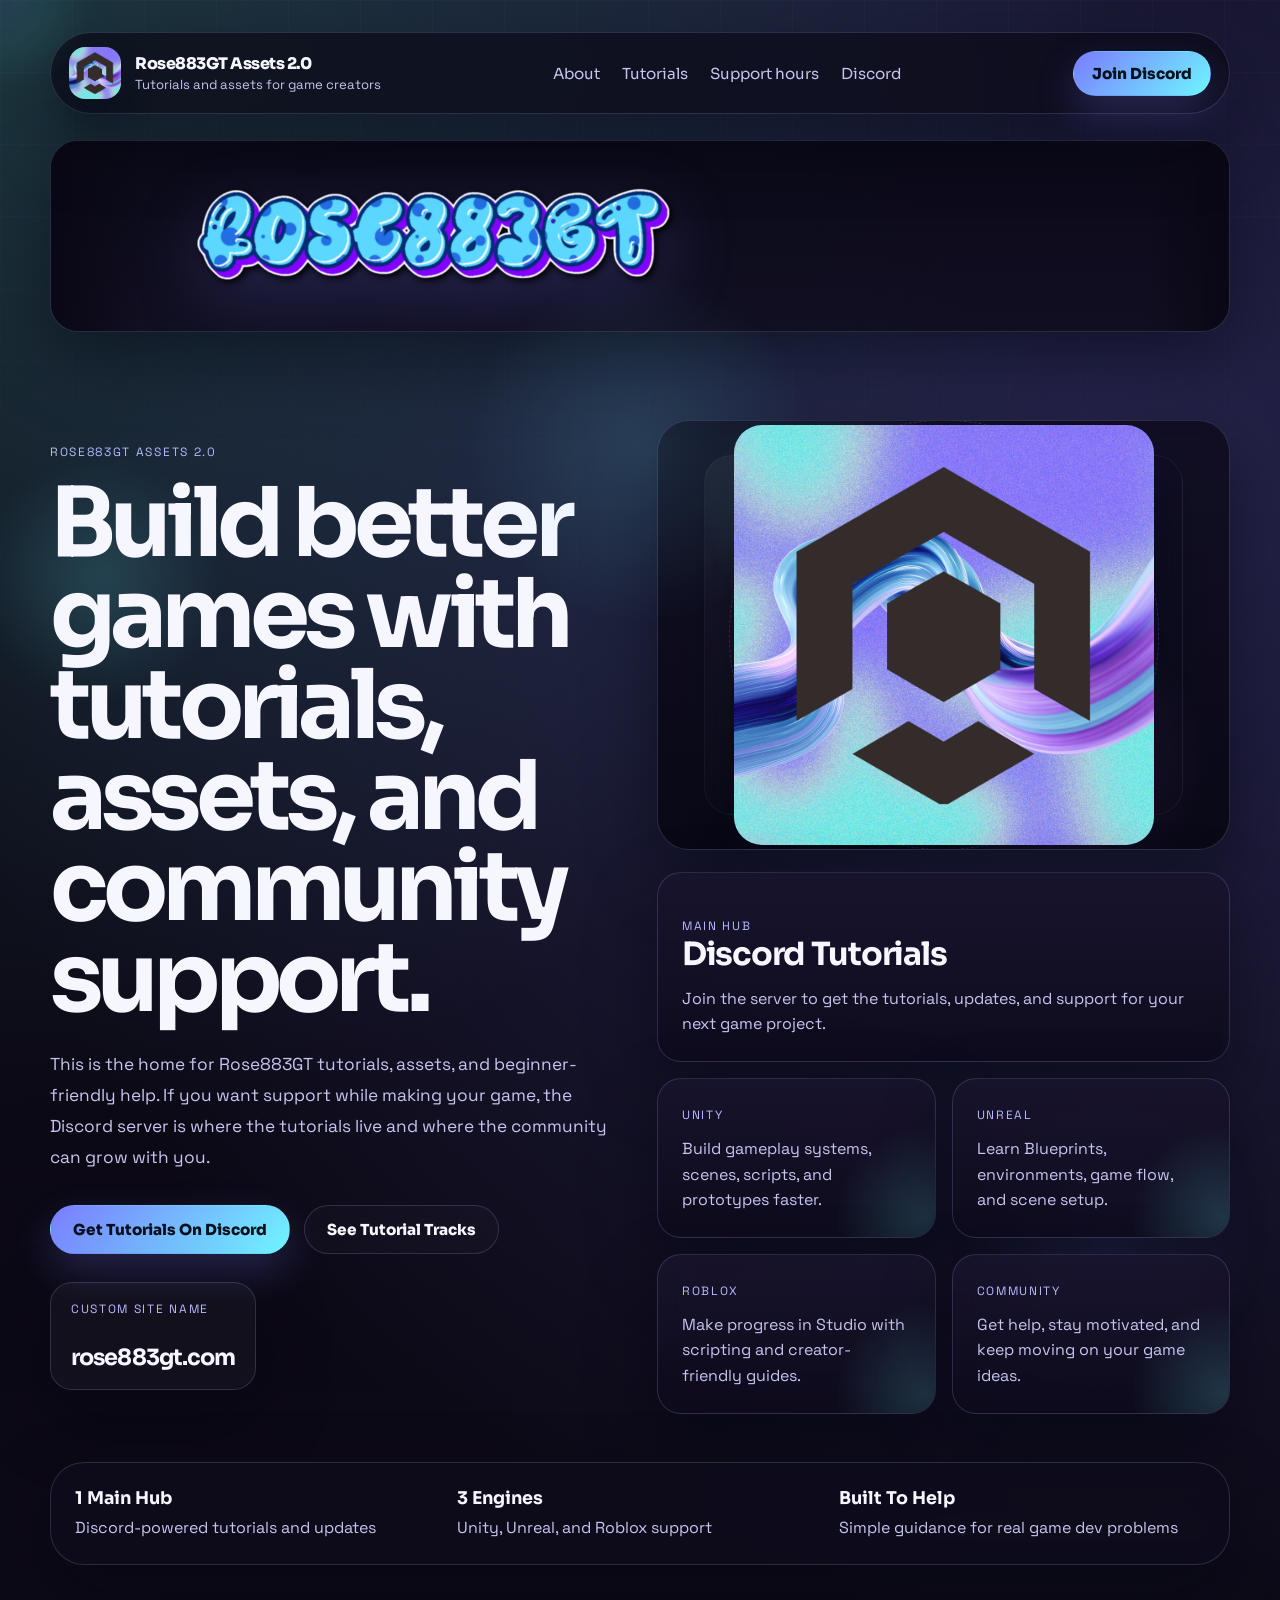
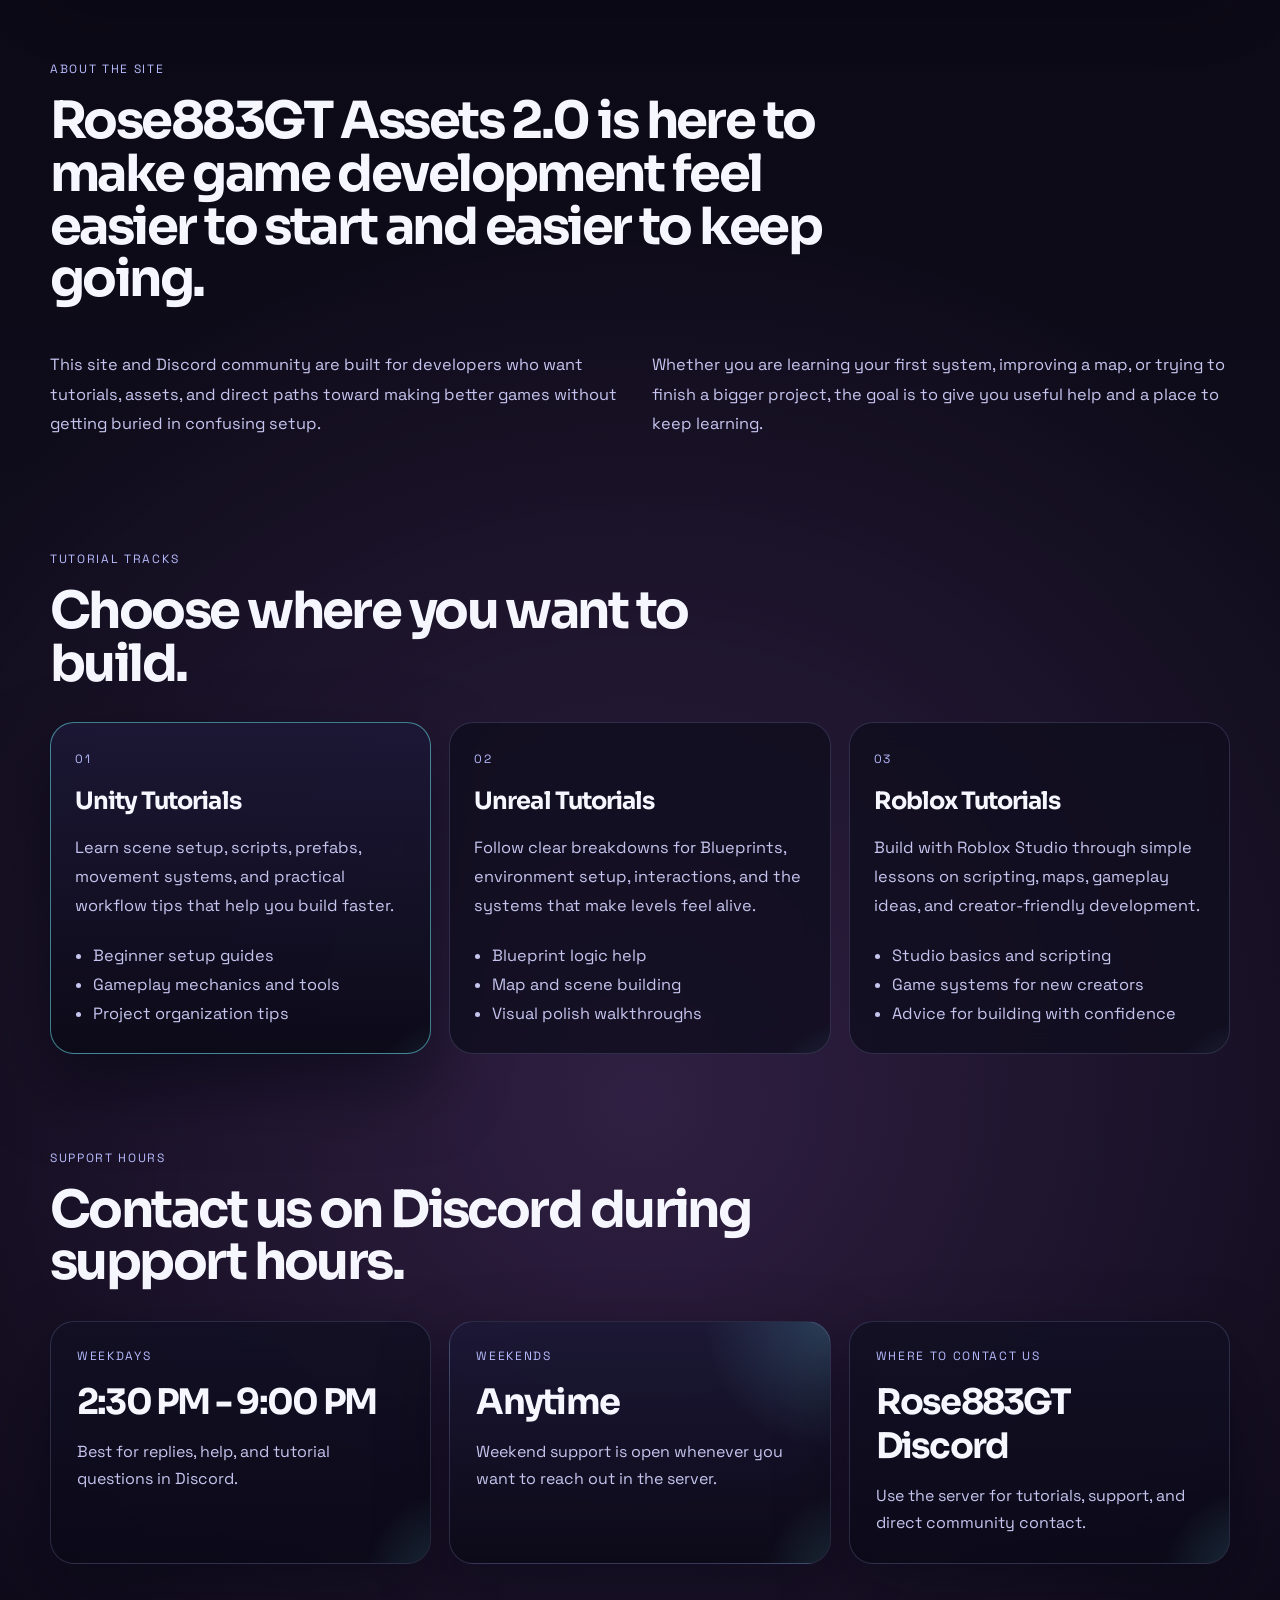
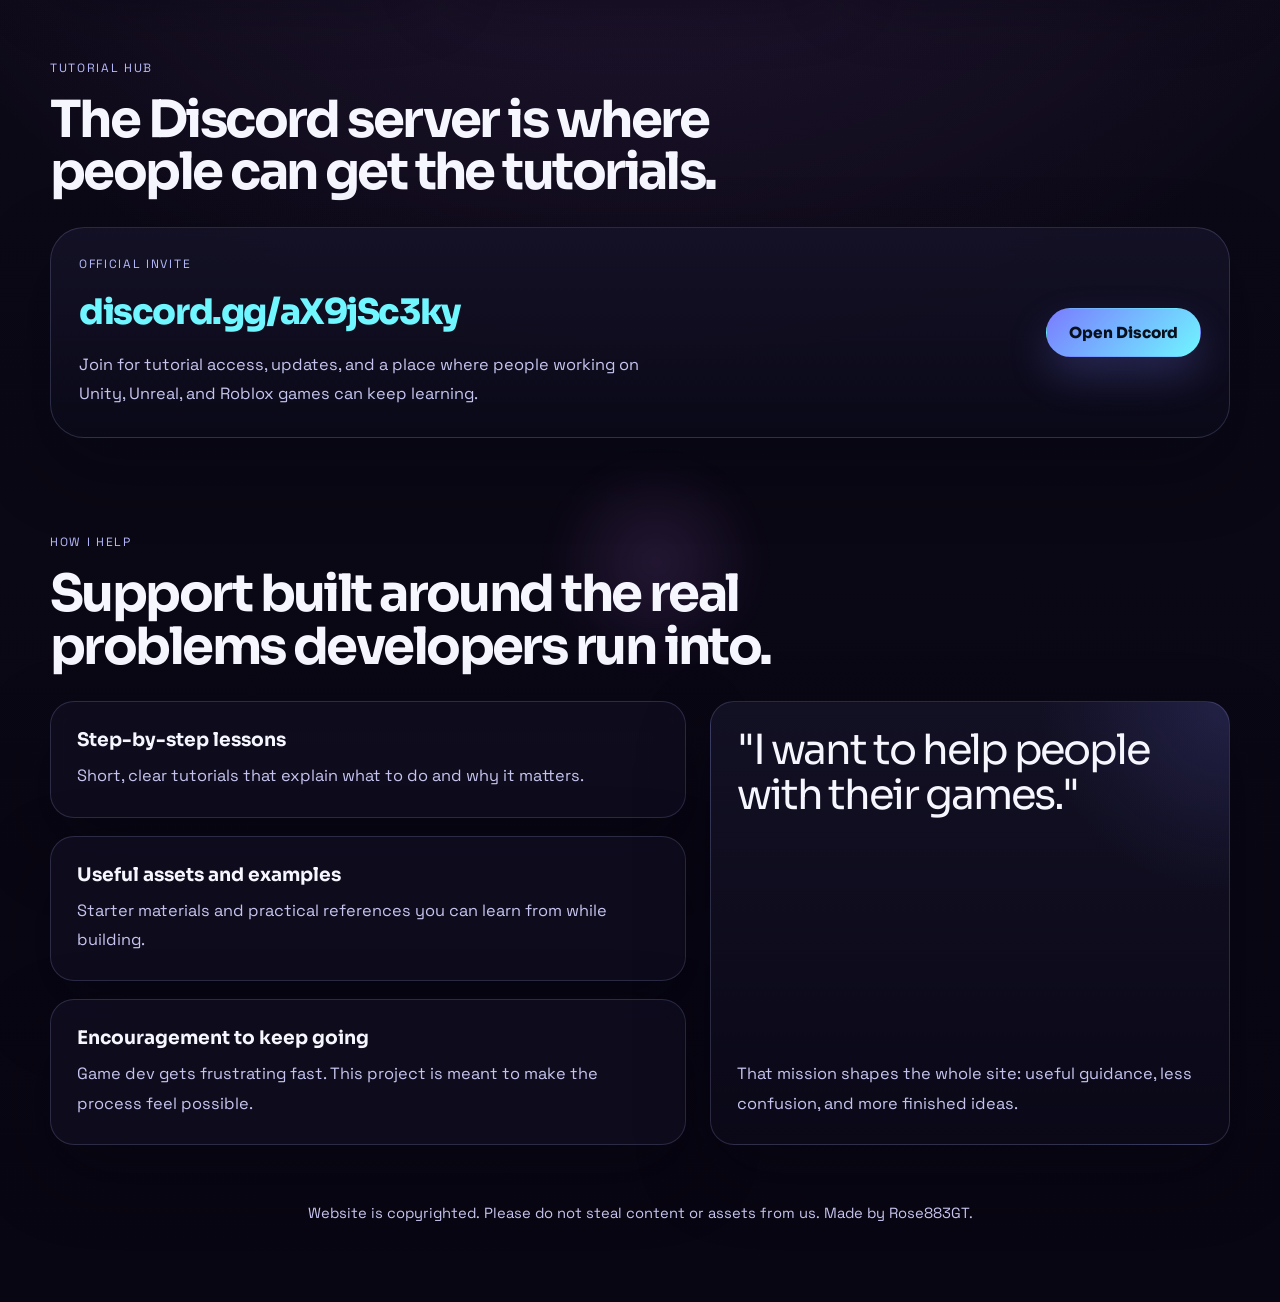
<file: index.html>
<!DOCTYPE html>
<html lang="en">
<head>
  <meta charset="UTF-8">
  <meta name="viewport" content="width=device-width, initial-scale=1.0">
  <title>rose883gt.com</title>
  <meta
    name="description"
    content="rose883gt.com shares Unity, Unreal, and Roblox tutorials through the Rose883GT Discord community."
  >
  <link rel="preconnect" href="https://fonts.googleapis.com">
  <link rel="preconnect" href="https://fonts.gstatic.com" crossorigin>
  <link
    href="https://fonts.googleapis.com/css2?family=Space+Grotesk:wght@400;500;700&family=Sora:wght@400;600;700;800&display=swap"
    rel="stylesheet"
  >
  <link rel="stylesheet" href="./styles.css">
</head>
<body>
  <div class="cursor-glow" aria-hidden="true"></div>
  <div class="page-shell">
    <div class="ambient ambient-one" aria-hidden="true"></div>
    <div class="ambient ambient-two" aria-hidden="true"></div>
    <div class="ambient ambient-three" aria-hidden="true"></div>

    <header class="site-header" data-reveal="fade-down">
      <a class="brand" href="#top">
        <img class="brand-logo" src="./rose883gt-logo.png" alt="Rose883GT logo">
        <span class="brand-stack">
          <span class="brand-text">Rose883GT Assets 2.0</span>
          <span class="brand-subtext">Tutorials and assets for game creators</span>
        </span>
      </a>

      <nav class="site-nav" aria-label="Primary">
        <a href="#about">About</a>
        <a href="#engines">Tutorials</a>
        <a href="#support-hours">Support hours</a>
        <a href="#discord">Discord</a>
      </nav>

      <a class="button button-small" href="https://discord.gg/aX9jSc3ky" target="_blank" rel="noreferrer">Join Discord</a>
    </header>

    <main id="top">
      <section class="wordmark-marquee" aria-label="Rose883GT moving logo">
        <div class="wordmark-stage">
          <img class="wordmark-image" src="./rose883gt-wordmark.png" alt="Rose883GT wordmark logo">
        </div>
      </section>

      <section class="hero">
        <div class="hero-copy" data-reveal="fade-up">
          <p class="hero-intro">Rose883GT Assets 2.0</p>
          <h1>Build better games with tutorials, assets, and community support.</h1>
          <p class="hero-text">
            This is the home for Rose883GT tutorials, assets, and beginner-friendly help. If you want support while making
            your game, the Discord server is where the tutorials live and where the community can grow with you.
          </p>
          <div class="hero-actions">
            <a class="button" href="https://discord.gg/aX9jSc3ky" target="_blank" rel="noreferrer">Get Tutorials On Discord</a>
            <a class="button button-ghost" href="#engines">See Tutorial Tracks</a>
          </div>
          <div class="hero-url">
            <span>Custom site name</span>
            <strong>rose883gt.com</strong>
          </div>
        </div>

        <div class="hero-visual" data-reveal="fade-left">
          <div class="logo-orbit">
            <div class="orbit-ring orbit-ring-one"></div>
            <div class="orbit-ring orbit-ring-two"></div>
            <div class="orbit-chip orbit-chip-one"></div>
            <div class="orbit-chip orbit-chip-two"></div>
            <img class="hero-logo" src="./rose883gt-logo.png" alt="Rose883GT logo art">
          </div>

          <div class="hero-panel" aria-label="Featured topics">
            <div class="signal-card signal-large">
              <span class="signal-label">Main Hub</span>
              <strong>Discord Tutorials</strong>
              <p>Join the server to get the tutorials, updates, and support for your next game project.</p>
            </div>

            <div class="signal-grid">
              <article class="signal-card" data-reveal="fade-up">
                <span class="signal-label">Unity</span>
                <p>Build gameplay systems, scenes, scripts, and prototypes faster.</p>
              </article>
              <article class="signal-card" data-reveal="fade-up">
                <span class="signal-label">Unreal</span>
                <p>Learn Blueprints, environments, game flow, and scene setup.</p>
              </article>
              <article class="signal-card" data-reveal="fade-up">
                <span class="signal-label">Roblox</span>
                <p>Make progress in Studio with scripting and creator-friendly guides.</p>
              </article>
              <article class="signal-card" data-reveal="fade-up">
                <span class="signal-label">Community</span>
                <p>Get help, stay motivated, and keep moving on your game ideas.</p>
              </article>
            </div>
          </div>
        </div>
      </section>

      <section class="stats-band" aria-label="Site highlights" data-reveal="fade-up">
        <div>
          <strong>1 Main Hub</strong>
          <span>Discord-powered tutorials and updates</span>
        </div>
        <div>
          <strong>3 Engines</strong>
          <span>Unity, Unreal, and Roblox support</span>
        </div>
        <div>
          <strong>Built To Help</strong>
          <span>Simple guidance for real game dev problems</span>
        </div>
      </section>

      <section class="section about-section" id="about">
        <div class="section-heading" data-reveal="fade-up">
          <p class="eyebrow">About The Site</p>
          <h2>Rose883GT Assets 2.0 is here to make game development feel easier to start and easier to keep going.</h2>
        </div>
        <div class="about-grid">
          <p data-reveal="fade-up">
            This site and Discord community are built for developers who want tutorials, assets, and direct paths toward
            making better games without getting buried in confusing setup.
          </p>
          <p data-reveal="fade-up">
            Whether you are learning your first system, improving a map, or trying to finish a bigger project, the goal is
            to give you useful help and a place to keep learning.
          </p>
        </div>
      </section>

      <section class="section" id="engines">
        <div class="section-heading" data-reveal="fade-up">
          <p class="eyebrow">Tutorial Tracks</p>
          <h2>Choose where you want to build.</h2>
        </div>

        <div class="engine-grid">
          <article class="engine-card is-active" data-engine-card data-reveal="fade-up">
            <span class="engine-index">01</span>
            <h3>Unity Tutorials</h3>
            <p>
              Learn scene setup, scripts, prefabs, movement systems, and practical workflow tips that help you build faster.
            </p>
            <ul>
              <li>Beginner setup guides</li>
              <li>Gameplay mechanics and tools</li>
              <li>Project organization tips</li>
            </ul>
          </article>

          <article class="engine-card" data-engine-card data-reveal="fade-up">
            <span class="engine-index">02</span>
            <h3>Unreal Tutorials</h3>
            <p>
              Follow clear breakdowns for Blueprints, environment setup, interactions, and the systems that make levels feel alive.
            </p>
            <ul>
              <li>Blueprint logic help</li>
              <li>Map and scene building</li>
              <li>Visual polish walkthroughs</li>
            </ul>
          </article>

          <article class="engine-card" data-engine-card data-reveal="fade-up">
            <span class="engine-index">03</span>
            <h3>Roblox Tutorials</h3>
            <p>
              Build with Roblox Studio through simple lessons on scripting, maps, gameplay ideas, and creator-friendly development.
            </p>
            <ul>
              <li>Studio basics and scripting</li>
              <li>Game systems for new creators</li>
              <li>Advice for building with confidence</li>
            </ul>
          </article>
        </div>
      </section>

      <section class="section support-section" id="support-hours">
        <div class="section-heading" data-reveal="fade-up">
          <p class="eyebrow">Support Hours</p>
          <h2>Contact us on Discord during support hours.</h2>
        </div>

        <div class="support-grid">
          <article class="support-card" data-reveal="fade-up">
            <p class="support-label">Weekdays</p>
            <strong>2:30 PM - 9:00 PM</strong>
            <span>Best for replies, help, and tutorial questions in Discord.</span>
          </article>

          <article class="support-card support-card-featured" data-reveal="fade-up">
            <p class="support-label">Weekends</p>
            <strong>Anytime</strong>
            <span>Weekend support is open whenever you want to reach out in the server.</span>
          </article>

          <article class="support-card" data-reveal="fade-up">
            <p class="support-label">Where To Contact Us</p>
            <strong>Rose883GT Discord</strong>
            <span>Use the server for tutorials, support, and direct community contact.</span>
          </article>
        </div>
      </section>

      <section class="section discord-section" id="discord">
        <div class="section-heading" data-reveal="fade-up">
          <p class="eyebrow">Tutorial Hub</p>
          <h2>The Discord server is where people can get the tutorials.</h2>
        </div>

        <div class="discord-card" data-reveal="fade-up">
          <div>
            <p class="discord-label">Official Invite</p>
            <a class="discord-link" href="https://discord.gg/aX9jSc3ky" target="_blank" rel="noreferrer">
              discord.gg/aX9jSc3ky
            </a>
            <p class="discord-copy">
              Join for tutorial access, updates, and a place where people working on Unity, Unreal, and Roblox games can keep learning.
            </p>
          </div>
          <a class="button" href="https://discord.gg/aX9jSc3ky" target="_blank" rel="noreferrer">Open Discord</a>
        </div>
      </section>

      <section class="section help-section" id="help">
        <div class="section-heading" data-reveal="fade-up">
          <p class="eyebrow">How I Help</p>
          <h2>Support built around the real problems developers run into.</h2>
        </div>

        <div class="help-layout">
          <div class="help-list">
            <article data-reveal="fade-up">
              <h3>Step-by-step lessons</h3>
              <p>Short, clear tutorials that explain what to do and why it matters.</p>
            </article>
            <article data-reveal="fade-up">
              <h3>Useful assets and examples</h3>
              <p>Starter materials and practical references you can learn from while building.</p>
            </article>
            <article data-reveal="fade-up">
              <h3>Encouragement to keep going</h3>
              <p>Game dev gets frustrating fast. This project is meant to make the process feel possible.</p>
            </article>
          </div>

          <aside class="quote-panel" data-reveal="fade-left">
            <p>
              "I want to help people with their games."
            </p>
            <span>That mission shapes the whole site: useful guidance, less confusion, and more finished ideas.</span>
          </aside>
        </div>
      </section>

    </main>

    <footer class="site-footer" data-reveal="fade-up">
      <p>
        Website is copyrighted. Please do not steal content or assets from us. Made by Rose883GT.
      </p>
    </footer>
  </div>

  <script src="./script.js"></script>
</body>
</html>
</file>
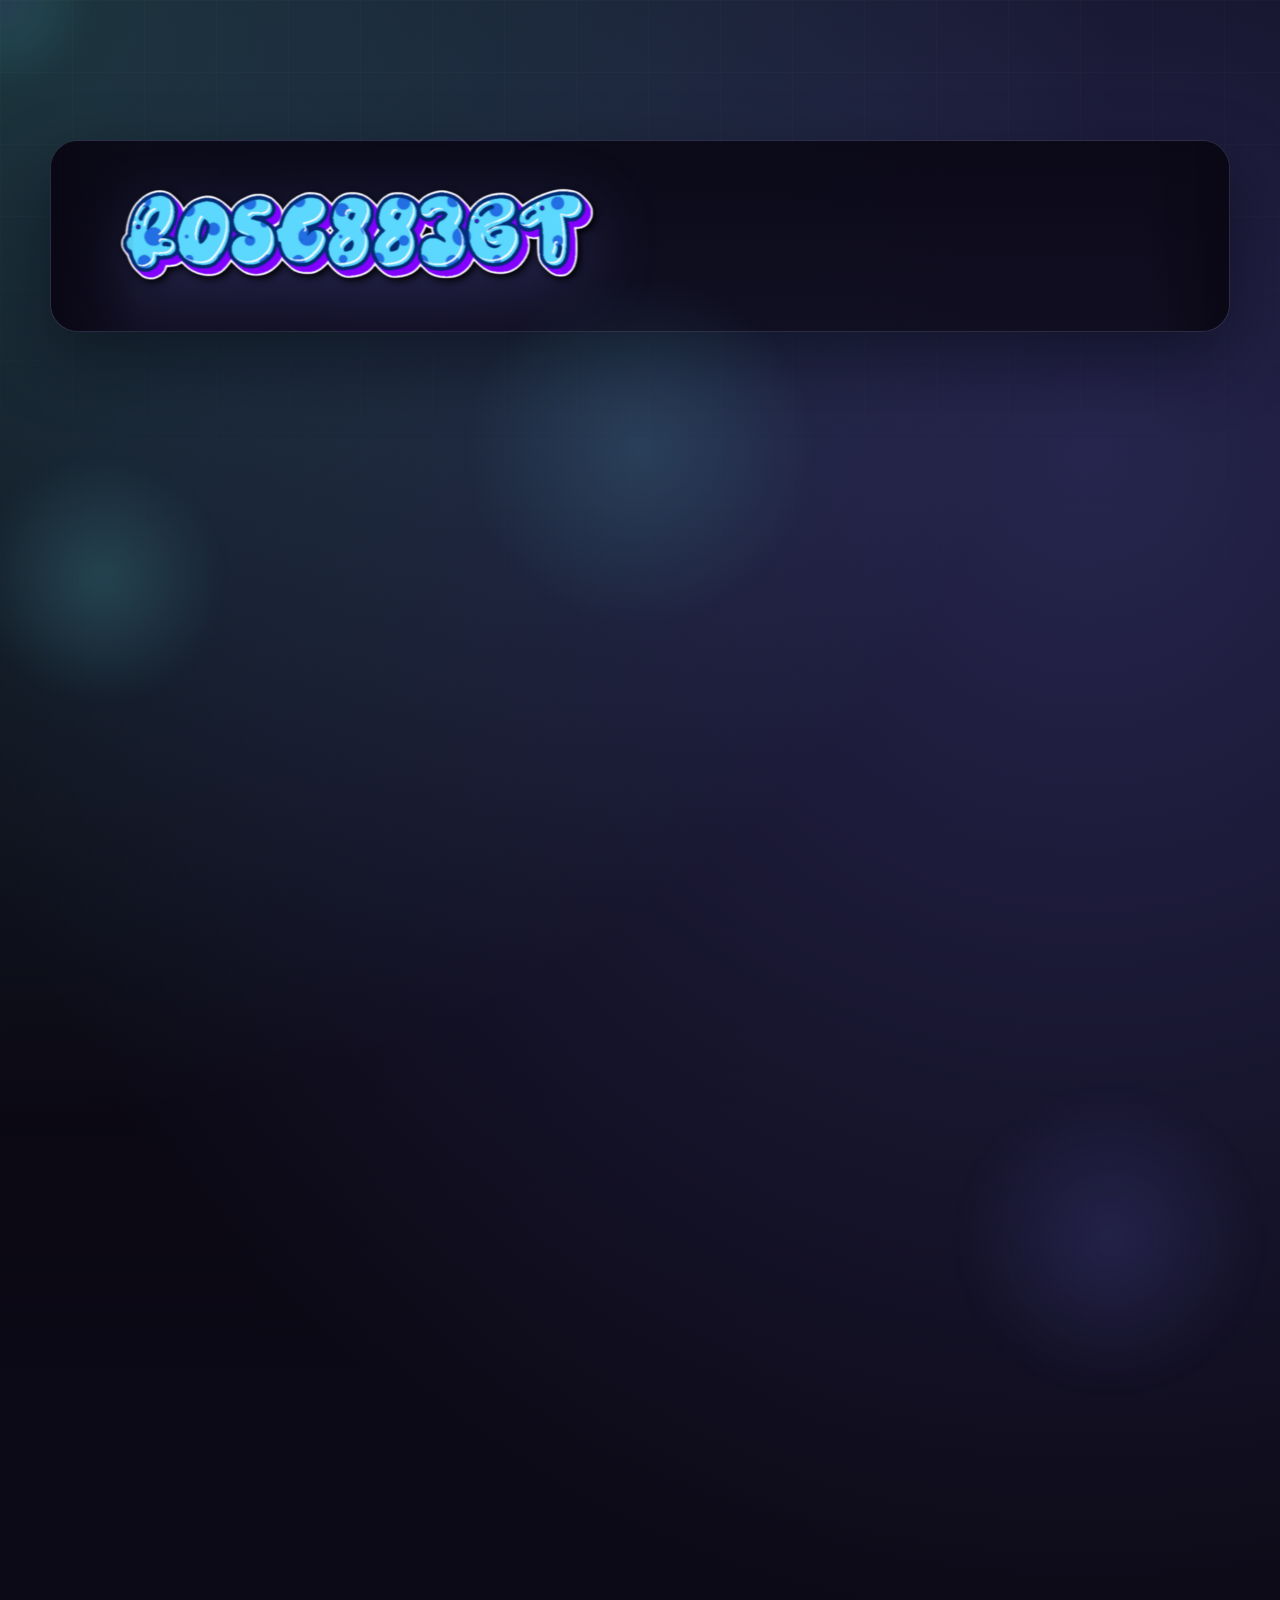
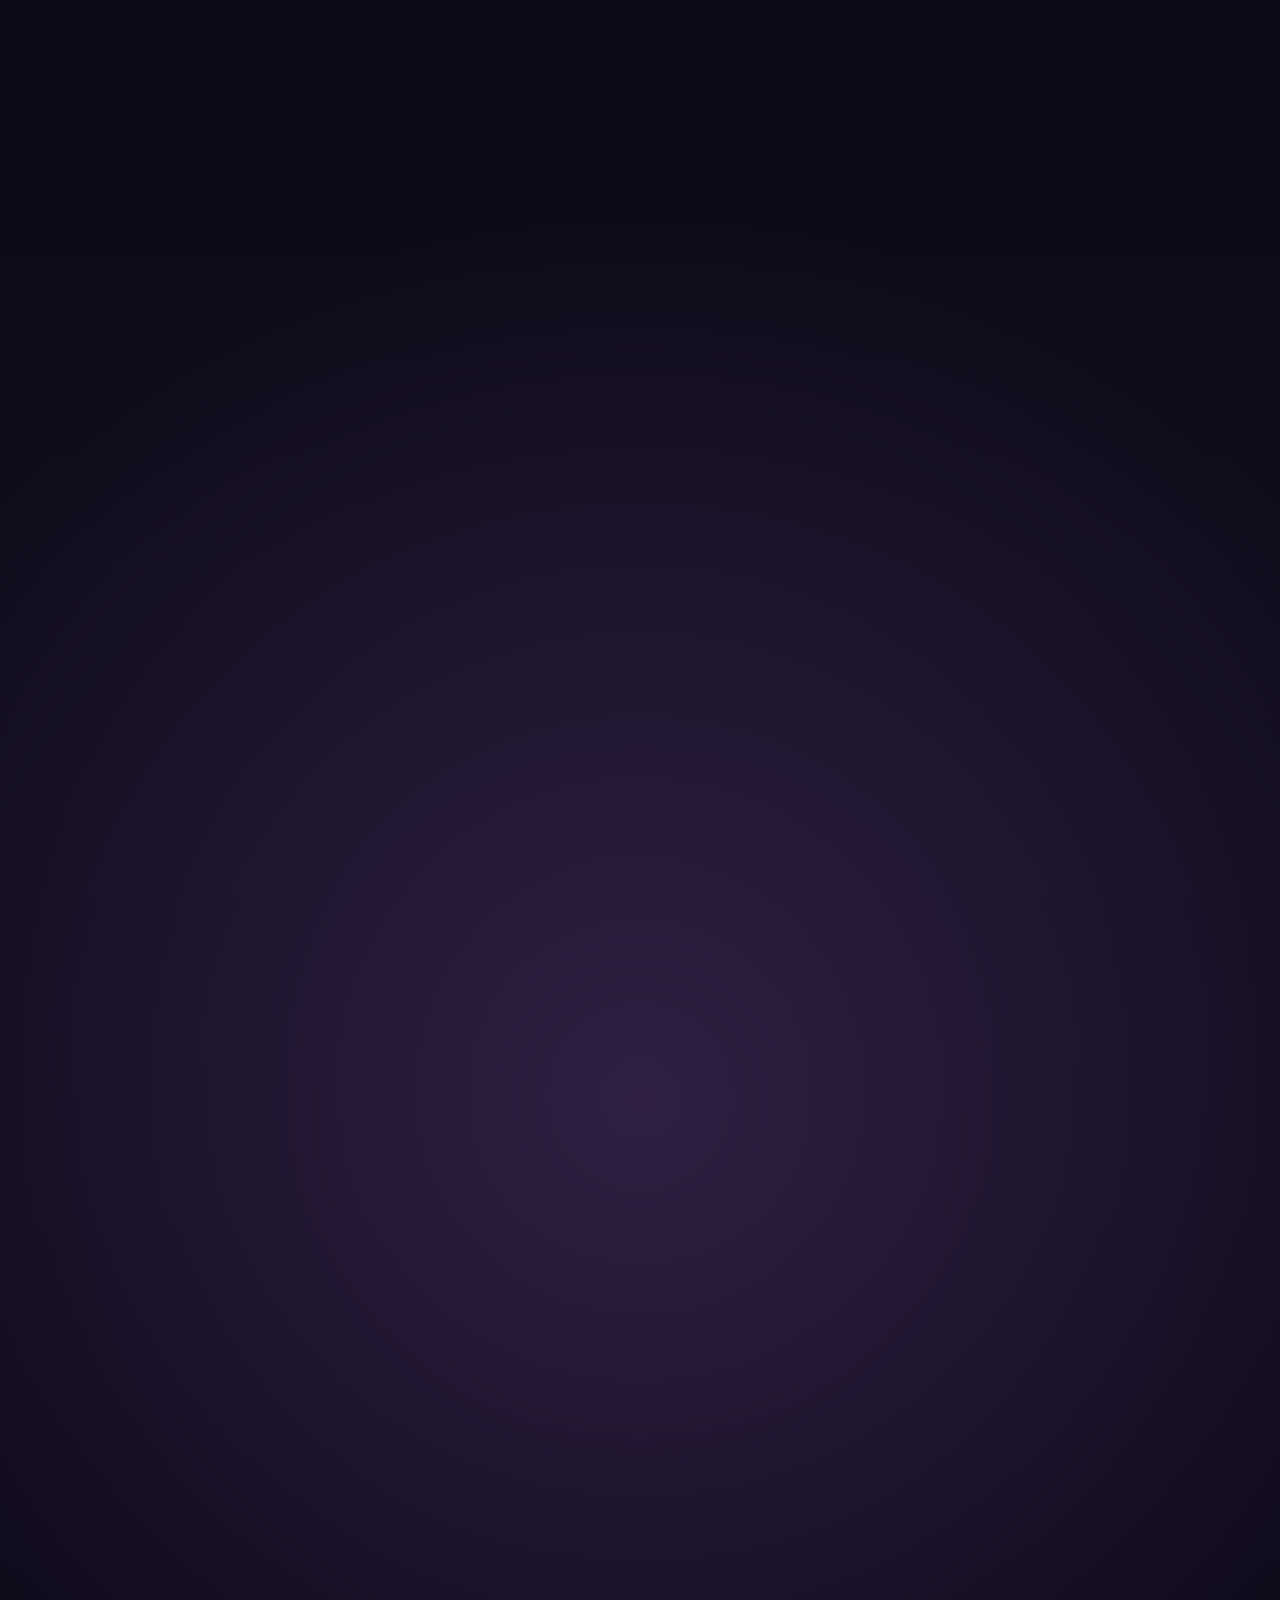
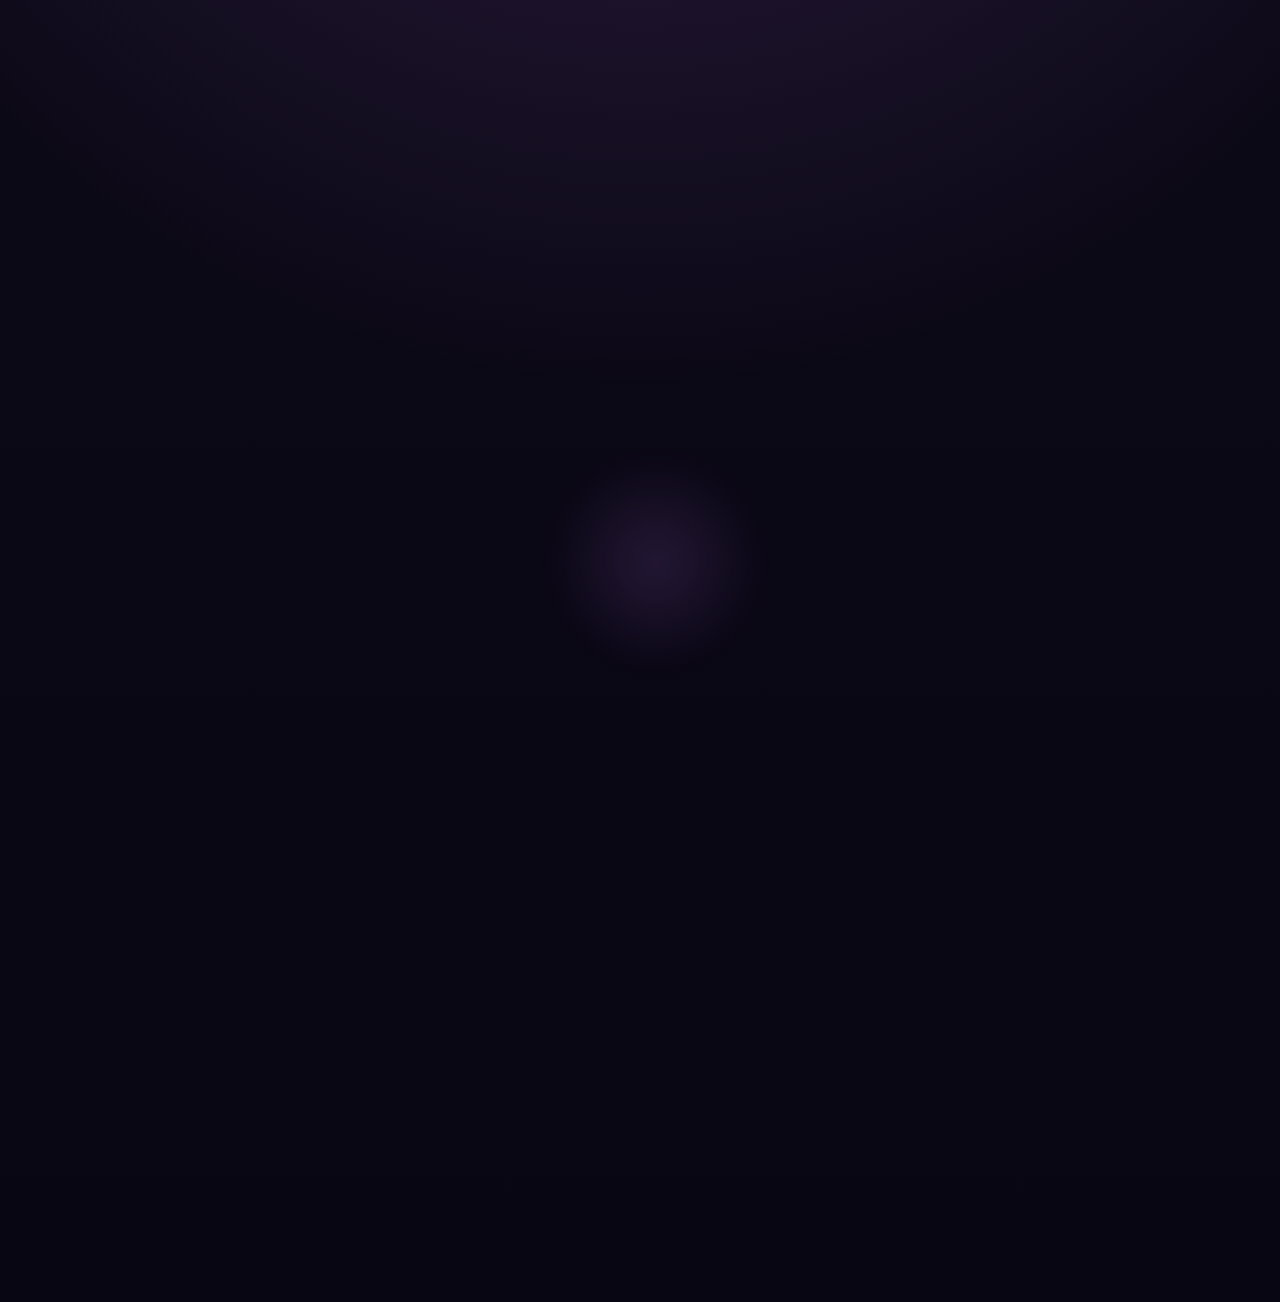
<file: Rose883GT.com.html>
<!DOCTYPE html>
<html lang="en">
<head>
  <meta charset="UTF-8">
  <meta http-equiv="refresh" content="0; url=./index.html">
  <meta name="viewport" content="width=device-width, initial-scale=1.0">
  <title>Rose883GT.com</title>
</head>
<body>
  <p>Redirecting to <a href="./index.html">Rose883GT.com</a>...</p>
</body>
</html>
</file>
<file: styles.css>
:root {
  --bg: #090613;
  --bg-soft: #151125;
  --panel: rgba(17, 14, 34, 0.72);
  --panel-strong: rgba(23, 18, 42, 0.92);
  --text: #f6f6ff;
  --muted: #c6c5ef;
  --line: rgba(177, 189, 255, 0.18);
  --accent: #7a7cff;
  --accent-strong: #6ff6ff;
  --accent-pink: #ca7cff;
  --shadow: 0 28px 70px rgba(2, 4, 14, 0.45);
  --radius-xl: 34px;
  --radius-lg: 24px;
  --site-width: 1180px;
  --mouse-x: 50%;
  --mouse-y: 50%;
  --scroll-shift: 0px;
}

* {
  box-sizing: border-box;
}

html {
  scroll-behavior: smooth;
}

body {
  margin: 0;
  min-height: 100vh;
  overflow-x: hidden;
  font-family: "Space Grotesk", sans-serif;
  color: var(--text);
  background:
    radial-gradient(circle at top left, rgba(111, 246, 255, 0.2), transparent 24%),
    radial-gradient(circle at 85% 10%, rgba(122, 124, 255, 0.26), transparent 28%),
    radial-gradient(circle at 50% 60%, rgba(202, 124, 255, 0.18), transparent 32%),
    linear-gradient(180deg, #07050d 0%, #0f0c1b 48%, #090613 100%);
}

body::after {
  content: "";
  position: fixed;
  inset: 0;
  pointer-events: none;
  z-index: 0;
  background: radial-gradient(circle at var(--mouse-x) var(--mouse-y), rgba(111, 246, 255, 0.12), transparent 180px);
}

body::before {
  content: "";
  position: fixed;
  inset: 0;
  pointer-events: none;
  background-image:
    linear-gradient(rgba(255, 255, 255, 0.03) 1px, transparent 1px),
    linear-gradient(90deg, rgba(255, 255, 255, 0.03) 1px, transparent 1px);
  background-size: 72px 72px;
  mask-image: linear-gradient(180deg, rgba(0, 0, 0, 0.65), transparent 88%);
}

.page-shell {
  position: relative;
  width: min(calc(100% - 32px), var(--site-width));
  margin: 0 auto;
  padding: 24px 0 64px;
  transform: translateY(calc(var(--scroll-shift) * -0.02));
}

.cursor-glow {
  position: fixed;
  top: 0;
  left: 0;
  width: 180px;
  height: 180px;
  border-radius: 50%;
  pointer-events: none;
  z-index: 2;
  opacity: 0.55;
  background: radial-gradient(circle, rgba(122, 124, 255, 0.22) 0%, rgba(111, 246, 255, 0.14) 35%, transparent 72%);
  filter: blur(12px);
  transform: translate3d(-50%, -50%, 0);
  transition: opacity 180ms ease;
}

.ambient {
  position: fixed;
  border-radius: 999px;
  filter: blur(12px);
  pointer-events: none;
  z-index: 0;
  opacity: 0.55;
}

.ambient-one {
  top: 10%;
  left: -80px;
  width: 260px;
  height: 260px;
  background: radial-gradient(circle, rgba(111, 246, 255, 0.3), transparent 68%);
  animation: drift-y 10s ease-in-out infinite;
  transform: translateY(calc(var(--scroll-shift) * -0.08));
}

.ambient-two {
  top: 24%;
  right: -40px;
  width: 320px;
  height: 320px;
  background: radial-gradient(circle, rgba(122, 124, 255, 0.28), transparent 68%);
  animation: drift-y 13s ease-in-out infinite reverse;
  transform: translateY(calc(var(--scroll-shift) * -0.12));
}

.ambient-three {
  bottom: 14%;
  left: 42%;
  width: 220px;
  height: 220px;
  background: radial-gradient(circle, rgba(202, 124, 255, 0.25), transparent 70%);
  animation: drift-y 11s ease-in-out infinite;
  transform: translateY(calc(var(--scroll-shift) * -0.06));
}

.site-header,
main {
  position: relative;
  z-index: 1;
}

.wordmark-marquee {
  position: relative;
  z-index: 1;
  margin-top: 26px;
  overflow: hidden;
  border-radius: 28px;
  border: 1px solid var(--line);
  background: linear-gradient(180deg, rgba(10, 8, 21, 0.92), rgba(16, 13, 31, 0.92));
  box-shadow: var(--shadow);
}

.wordmark-marquee::before,
.wordmark-marquee::after {
  content: "";
  position: absolute;
  top: 0;
  bottom: 0;
  width: 84px;
  z-index: 1;
  pointer-events: none;
}

.wordmark-marquee::before {
  left: 0;
  background: linear-gradient(90deg, rgba(10, 8, 21, 1), transparent);
}

.wordmark-marquee::after {
  right: 0;
  background: linear-gradient(270deg, rgba(10, 8, 21, 1), transparent);
}

.wordmark-stage {
  position: relative;
  min-height: 190px;
  display: flex;
  align-items: center;
  padding: 20px 0;
}

.wordmark-image {
  position: absolute;
  left: 0;
  width: clamp(260px, 42vw, 560px);
  height: auto;
  display: block;
  filter: drop-shadow(0 20px 34px rgba(122, 124, 255, 0.2));
  will-change: transform;
}

.site-header {
  display: flex;
  align-items: center;
  justify-content: space-between;
  gap: 20px;
  padding: 14px 18px;
  margin-top: 8px;
  position: sticky;
  top: 14px;
  z-index: 10;
  backdrop-filter: blur(18px);
  background: rgba(9, 8, 20, 0.68);
  border: 1px solid var(--line);
  border-radius: 999px;
  box-shadow: var(--shadow);
  transition: transform 240ms ease, background 240ms ease, border-color 240ms ease;
}

.brand {
  display: inline-flex;
  align-items: center;
  gap: 14px;
  color: var(--text);
  text-decoration: none;
}

.brand-logo {
  width: 52px;
  height: 52px;
  object-fit: cover;
  border-radius: 16px;
  box-shadow: 0 18px 30px rgba(5, 8, 25, 0.34);
}

.brand-stack {
  display: flex;
  flex-direction: column;
  gap: 2px;
}

.brand-text,
.site-nav a,
.button,
.discord-link {
  font-family: "Sora", sans-serif;
}

.brand-text {
  font-size: 1rem;
  font-weight: 800;
  letter-spacing: -0.03em;
}

.brand-subtext {
  color: var(--muted);
  font-size: 0.82rem;
}

.site-nav {
  display: inline-flex;
  align-items: center;
  gap: 22px;
}

.site-nav a {
  color: var(--muted);
  text-decoration: none;
  font-size: 0.95rem;
  position: relative;
  transition: color 180ms ease, transform 180ms ease;
}

.site-nav a::after {
  content: "";
  position: absolute;
  left: 0;
  bottom: -8px;
  width: 100%;
  height: 2px;
  transform: scaleX(0);
  transform-origin: center;
  background: linear-gradient(90deg, var(--accent), var(--accent-strong));
  transition: transform 220ms ease;
}

.site-nav a:hover,
.site-nav a:focus-visible {
  color: var(--text);
  transform: translateY(-1px);
}

.site-nav a:hover::after,
.site-nav a:focus-visible::after {
  transform: scaleX(1);
}

.button {
  display: inline-flex;
  align-items: center;
  justify-content: center;
  gap: 10px;
  padding: 14px 22px;
  border-radius: 999px;
  border: 1px solid transparent;
  background: linear-gradient(135deg, var(--accent) 0%, var(--accent-strong) 100%);
  color: #09101d;
  text-decoration: none;
  font-size: 0.95rem;
  font-weight: 800;
  transition: transform 180ms ease, box-shadow 180ms ease, border-color 180ms ease, background 180ms ease;
  box-shadow: 0 18px 40px rgba(122, 124, 255, 0.24);
}

.button:hover,
.button:focus-visible {
  transform: translateY(-3px) scale(1.01);
}

.button-small {
  padding: 12px 18px;
}

.button-ghost {
  background: rgba(255, 255, 255, 0.02);
  border-color: var(--line);
  box-shadow: none;
  color: var(--text);
}

.hero {
  display: grid;
  grid-template-columns: 1fr 1fr;
  gap: 34px;
  align-items: center;
  padding: 88px 0 48px;
  transform: translateY(calc(var(--scroll-shift) * -0.035));
}

.hero-intro,
.eyebrow,
.signal-label,
.engine-index,
.discord-label,
.hero-url span {
  text-transform: uppercase;
  letter-spacing: 0.14em;
  font-size: 0.75rem;
}

.hero-intro,
.eyebrow,
.discord-label,
.hero-url span {
  color: #b6bafc;
  margin: 0 0 18px;
}

.hero h1 {
  margin: 0;
  max-width: 11ch;
  font-family: "Sora", sans-serif;
  font-size: clamp(3rem, 8vw, 6rem);
  line-height: 0.95;
  letter-spacing: -0.06em;
}

.hero-text {
  max-width: 58ch;
  margin: 24px 0 0;
  color: var(--muted);
  font-size: 1.08rem;
  line-height: 1.8;
}

.hero-actions {
  display: flex;
  flex-wrap: wrap;
  gap: 14px;
  margin-top: 32px;
}

.hero-url {
  margin-top: 28px;
  display: inline-flex;
  flex-direction: column;
  gap: 8px;
  padding: 18px 20px;
  border-radius: 22px;
  background: rgba(255, 255, 255, 0.03);
  border: 1px solid var(--line);
  box-shadow: var(--shadow);
  animation: pulse-panel 4.5s ease-in-out infinite;
}

.hero-url strong {
  font-family: "Sora", sans-serif;
  font-size: 1.4rem;
  letter-spacing: -0.04em;
}

.hero-visual {
  display: grid;
  gap: 22px;
  transform: translateY(calc(var(--scroll-shift) * -0.05));
}

.logo-orbit {
  position: relative;
  min-height: 430px;
  display: grid;
  place-items: center;
  overflow: hidden;
  border-radius: 32px;
  background:
    radial-gradient(circle at 30% 20%, rgba(111, 246, 255, 0.18), transparent 24%),
    radial-gradient(circle at 70% 80%, rgba(202, 124, 255, 0.16), transparent 28%),
    linear-gradient(180deg, rgba(17, 14, 34, 0.9), rgba(9, 8, 20, 0.92));
  border: 1px solid var(--line);
  box-shadow: var(--shadow);
  transform-style: preserve-3d;
  transition: transform 260ms ease, box-shadow 260ms ease;
}

.logo-orbit::before {
  content: "";
  position: absolute;
  inset: 8%;
  border-radius: 28px;
  border: 1px solid rgba(255, 255, 255, 0.06);
  background: linear-gradient(135deg, rgba(255, 255, 255, 0.05), transparent 55%);
  pointer-events: none;
}

.hero-logo {
  position: relative;
  z-index: 2;
  width: min(86%, 420px);
  border-radius: 28px;
  box-shadow: 0 30px 80px rgba(4, 6, 20, 0.5);
  animation: float-logo 7s ease-in-out infinite;
}

.orbit-ring,
.orbit-chip {
  position: absolute;
  border-radius: 999px;
}

.orbit-ring {
  inset: auto;
  border: 1px solid rgba(182, 186, 252, 0.22);
}

.orbit-ring-one {
  width: 320px;
  height: 320px;
  animation: spin-slow 24s linear infinite;
}

.orbit-ring-two {
  width: 430px;
  height: 430px;
  border-style: dashed;
  animation: spin-slow 30s linear infinite reverse;
}

.orbit-chip {
  width: 22px;
  height: 22px;
  background: linear-gradient(135deg, var(--accent-strong), var(--accent-pink));
  box-shadow: 0 0 30px rgba(111, 246, 255, 0.45);
}

.orbit-chip-one {
  top: 18%;
  right: 20%;
  animation: drift-chip 7s ease-in-out infinite;
}

.orbit-chip-two {
  bottom: 18%;
  left: 18%;
  animation: drift-chip 9s ease-in-out infinite reverse;
}

.hero-panel {
  display: flex;
  flex-direction: column;
  gap: 16px;
}

.signal-card,
.discord-card,
.support-card,
.engine-card,
.help-list article,
.quote-panel,
.contact-card,
.stats-band {
  position: relative;
  overflow: hidden;
  backdrop-filter: blur(12px);
}

.signal-card {
  padding: 24px;
  background: linear-gradient(180deg, rgba(25, 20, 45, 0.84), rgba(13, 10, 27, 0.88));
  border: 1px solid var(--line);
  border-radius: var(--radius-lg);
  box-shadow: var(--shadow);
  transition: transform 240ms ease, border-color 240ms ease, box-shadow 240ms ease;
}

.signal-card::after,
.engine-card::after,
.discord-card::after,
.support-card::after {
  content: "";
  position: absolute;
  inset: auto -30% -45% auto;
  width: 180px;
  height: 180px;
  border-radius: 50%;
  background: radial-gradient(circle, rgba(111, 246, 255, 0.18), transparent 72%);
}

.signal-large {
  min-height: 190px;
  display: flex;
  flex-direction: column;
  justify-content: flex-end;
}

.signal-large strong {
  font-family: "Sora", sans-serif;
  font-size: 2rem;
  letter-spacing: -0.04em;
}

.signal-card p {
  position: relative;
  z-index: 1;
  margin: 12px 0 0;
  color: var(--muted);
  line-height: 1.6;
}

.signal-card:hover,
.signal-card:focus-within {
  transform: translateY(-8px) rotate(-0.4deg);
  border-color: rgba(111, 246, 255, 0.45);
  box-shadow: 0 34px 72px rgba(2, 4, 14, 0.54);
}

.signal-grid {
  display: grid;
  grid-template-columns: repeat(2, minmax(0, 1fr));
  gap: 16px;
}

.stats-band {
  display: grid;
  grid-template-columns: repeat(3, minmax(0, 1fr));
  gap: 16px;
  padding: 24px;
  background: rgba(14, 12, 28, 0.72);
  border: 1px solid var(--line);
  border-radius: var(--radius-xl);
  box-shadow: var(--shadow);
  transform: translateY(calc(var(--scroll-shift) * -0.01));
}

.stats-band strong,
.section h2,
.engine-card h3,
.help-list h3,
.discord-link {
  font-family: "Sora", sans-serif;
}

.stats-band strong {
  display: block;
  font-size: 1.1rem;
  margin-bottom: 6px;
}

.stats-band span {
  color: var(--muted);
  line-height: 1.6;
}

.section {
  padding: 96px 0 0;
}

.section-heading {
  max-width: 780px;
}

.section h2 {
  margin: 0;
  font-size: clamp(2rem, 4vw, 3.5rem);
  line-height: 1.03;
  letter-spacing: -0.05em;
}

.about-grid,
.help-layout,
.contact-card,
.discord-card {
  margin-top: 28px;
}

.about-grid {
  display: grid;
  grid-template-columns: repeat(2, minmax(0, 1fr));
  gap: 24px;
}

.about-grid p,
.help-list p,
.contact-card p,
.quote-panel span,
.engine-card p,
.engine-card li,
.discord-copy {
  color: var(--muted);
  font-size: 1.02rem;
  line-height: 1.8;
}

.engine-grid {
  display: grid;
  grid-template-columns: repeat(3, minmax(0, 1fr));
  gap: 18px;
  margin-top: 32px;
}

.support-grid {
  display: grid;
  grid-template-columns: repeat(3, minmax(0, 1fr));
  gap: 18px;
  margin-top: 32px;
}

.engine-card {
  padding: 24px;
  min-height: 100%;
  background: rgba(16, 14, 31, 0.82);
  border: 1px solid var(--line);
  border-radius: var(--radius-lg);
  transition: transform 220ms ease, border-color 220ms ease, background 220ms ease, box-shadow 220ms ease;
}

.engine-card.is-active,
.engine-card:hover,
.engine-card:focus-within {
  transform: translateY(-8px);
  border-color: rgba(111, 246, 255, 0.5);
  background: linear-gradient(180deg, rgba(28, 24, 53, 0.96), rgba(12, 10, 24, 0.96));
  box-shadow: 0 32px 70px rgba(2, 4, 14, 0.52);
}

.engine-index,
.signal-label {
  color: #b6bafc;
}

.engine-card h3 {
  margin: 18px 0 12px;
  font-size: 1.5rem;
  letter-spacing: -0.04em;
}

.engine-card ul {
  margin: 20px 0 0;
  padding-left: 18px;
}

.discord-card {
  display: flex;
  justify-content: space-between;
  align-items: center;
  gap: 24px;
  padding: 28px;
  background: linear-gradient(180deg, rgba(21, 18, 39, 0.92), rgba(11, 10, 25, 0.92));
  border: 1px solid var(--line);
  border-radius: var(--radius-xl);
  box-shadow: var(--shadow);
}

.support-card {
  padding: 26px;
  min-height: 100%;
  background: linear-gradient(180deg, rgba(18, 16, 36, 0.9), rgba(11, 9, 24, 0.92));
  border: 1px solid var(--line);
  border-radius: var(--radius-lg);
  box-shadow: var(--shadow);
  transition: transform 220ms ease, border-color 220ms ease, box-shadow 220ms ease;
}

.support-card:hover,
.support-card:focus-within {
  transform: translateY(-8px);
  border-color: rgba(202, 124, 255, 0.5);
  box-shadow: 0 32px 70px rgba(2, 4, 14, 0.52);
}

.support-card-featured {
  background:
    radial-gradient(circle at top right, rgba(111, 246, 255, 0.18), transparent 28%),
    linear-gradient(180deg, rgba(28, 24, 53, 0.96), rgba(12, 10, 24, 0.96));
}

.support-label {
  margin: 0 0 16px;
  color: #b6bafc;
  text-transform: uppercase;
  letter-spacing: 0.14em;
  font-size: 0.75rem;
}

.support-card strong {
  display: block;
  font-family: "Sora", sans-serif;
  font-size: clamp(1.5rem, 3vw, 2.2rem);
  letter-spacing: -0.05em;
}

.support-card span {
  display: block;
  margin-top: 14px;
  color: var(--muted);
  line-height: 1.7;
}

.discord-link {
  color: var(--accent-strong);
  text-decoration: none;
  font-size: clamp(1.4rem, 3vw, 2.2rem);
  font-weight: 800;
  letter-spacing: -0.04em;
}

.discord-link:hover,
.discord-link:focus-visible {
  text-decoration: underline;
}

.discord-copy {
  margin: 16px 0 0;
  max-width: 58ch;
}

.help-layout {
  display: grid;
  grid-template-columns: 1.1fr 0.9fr;
  gap: 24px;
  align-items: start;
}

.help-list {
  display: grid;
  gap: 18px;
}

.help-list article,
.quote-panel,
.contact-card {
  padding: 26px;
  background: var(--panel);
  border: 1px solid var(--line);
  border-radius: var(--radius-lg);
  box-shadow: var(--shadow);
}

.help-list h3,
.contact-card .button,
.quote-panel p {
  margin: 0;
}

.help-list p {
  margin: 10px 0 0;
}

.quote-panel {
  min-height: 100%;
  display: flex;
  flex-direction: column;
  justify-content: space-between;
  background:
    radial-gradient(circle at top right, rgba(122, 124, 255, 0.16), transparent 28%),
    linear-gradient(180deg, rgba(19, 17, 36, 0.94), rgba(11, 9, 24, 0.94));
}

.quote-panel p {
  font-family: "Sora", sans-serif;
  font-size: clamp(1.7rem, 4vw, 2.6rem);
  line-height: 1.08;
  letter-spacing: -0.05em;
}

.quote-panel span {
  margin-top: 22px;
  display: block;
}

.contact-card {
  display: flex;
  justify-content: space-between;
  align-items: center;
  gap: 24px;
}

.contact-actions {
  display: flex;
  flex-wrap: wrap;
  gap: 14px;
}

.site-footer {
  position: relative;
  z-index: 1;
  padding: 56px 0 12px;
}

.site-footer p {
  margin: 0;
  color: var(--muted);
  text-align: center;
  font-size: 0.92rem;
  line-height: 1.7;
}

.site-header.is-scrolled {
  transform: translateY(0) scale(0.985);
  background: rgba(9, 8, 20, 0.84);
  border-color: rgba(111, 246, 255, 0.22);
}

body.has-pointer-down .cursor-glow {
  opacity: 0.82;
}

[data-reveal] {
  opacity: 0;
  transform: translateY(24px);
  transition: opacity 700ms ease, transform 700ms ease;
}

[data-reveal].is-visible {
  opacity: 1;
  transform: translateY(0);
}

[data-reveal="fade-left"] {
  transform: translateX(28px);
}

[data-reveal="fade-left"].is-visible {
  transform: translateX(0);
}

[data-reveal="fade-down"] {
  transform: translateY(-18px);
}

[data-reveal="fade-down"].is-visible {
  transform: translateY(0);
}

[data-reveal="zoom-in"] {
  transform: scale(0.95);
}

[data-reveal="zoom-in"].is-visible {
  transform: scale(1);
}

@keyframes float-logo {
  0%,
  100% {
    transform: translateY(0) rotate(0deg);
  }

  50% {
    transform: translateY(-14px) rotate(-1deg);
  }
}

@keyframes pulse-panel {
  0%,
  100% {
    transform: translateY(0);
    box-shadow: var(--shadow);
  }

  50% {
    transform: translateY(-4px);
    box-shadow: 0 34px 76px rgba(2, 4, 14, 0.5);
  }
}

@keyframes spin-slow {
  from {
    transform: rotate(0deg);
  }

  to {
    transform: rotate(360deg);
  }
}

@keyframes drift-chip {
  0%,
  100% {
    transform: translate(0, 0) scale(1);
  }

  50% {
    transform: translate(12px, -16px) scale(1.08);
  }
}

@keyframes drift-y {
  0%,
  100% {
    transform: translateY(0);
  }

  50% {
    transform: translateY(-24px);
  }
}

@media (prefers-reduced-motion: reduce) {
  html {
    scroll-behavior: auto;
  }

  *,
  *::before,
  *::after {
    animation: none !important;
    transition: none !important;
  }

  [data-reveal] {
    opacity: 1;
    transform: none;
  }

  body::after,
  .cursor-glow {
    display: none;
  }
}

@media (max-width: 980px) {
  .site-header,
  .contact-card,
  .discord-card {
    flex-direction: column;
    align-items: flex-start;
  }

  .hero,
  .help-layout,
  .about-grid,
  .support-grid,
  .engine-grid,
  .stats-band {
    grid-template-columns: 1fr;
  }

  .site-header {
    border-radius: 28px;
  }

  .site-nav {
    flex-wrap: wrap;
    gap: 14px 18px;
  }

  .hero {
    padding-top: 56px;
  }
}

@media (max-width: 640px) {
  .page-shell {
    width: min(calc(100% - 20px), var(--site-width));
    padding-bottom: 40px;
  }

  .site-header {
    padding: 16px;
    position: static;
  }

  .brand {
    align-items: flex-start;
  }

  .brand-logo {
    width: 44px;
    height: 44px;
  }

  .signal-grid {
    grid-template-columns: 1fr;
  }

  .wordmark-stage {
    min-height: 128px;
    padding: 16px 0;
  }

  .wordmark-marquee::before,
  .wordmark-marquee::after {
    width: 40px;
  }

  .logo-orbit {
    min-height: 320px;
  }

  .orbit-ring-one {
    width: 220px;
    height: 220px;
  }

  .orbit-ring-two {
    width: 280px;
    height: 280px;
  }

  .hero-text,
  .about-grid p,
  .help-list p,
  .contact-card p,
  .quote-panel span,
  .engine-card p,
  .engine-card li,
  .discord-copy {
    font-size: 0.98rem;
  }

  .button,
  .button-small {
    width: 100%;
  }

  .hero-actions,
  .contact-actions {
    width: 100%;
  }

  .contact-actions a,
  .hero-actions a {
    flex: 1 1 100%;
  }
}
</file>
